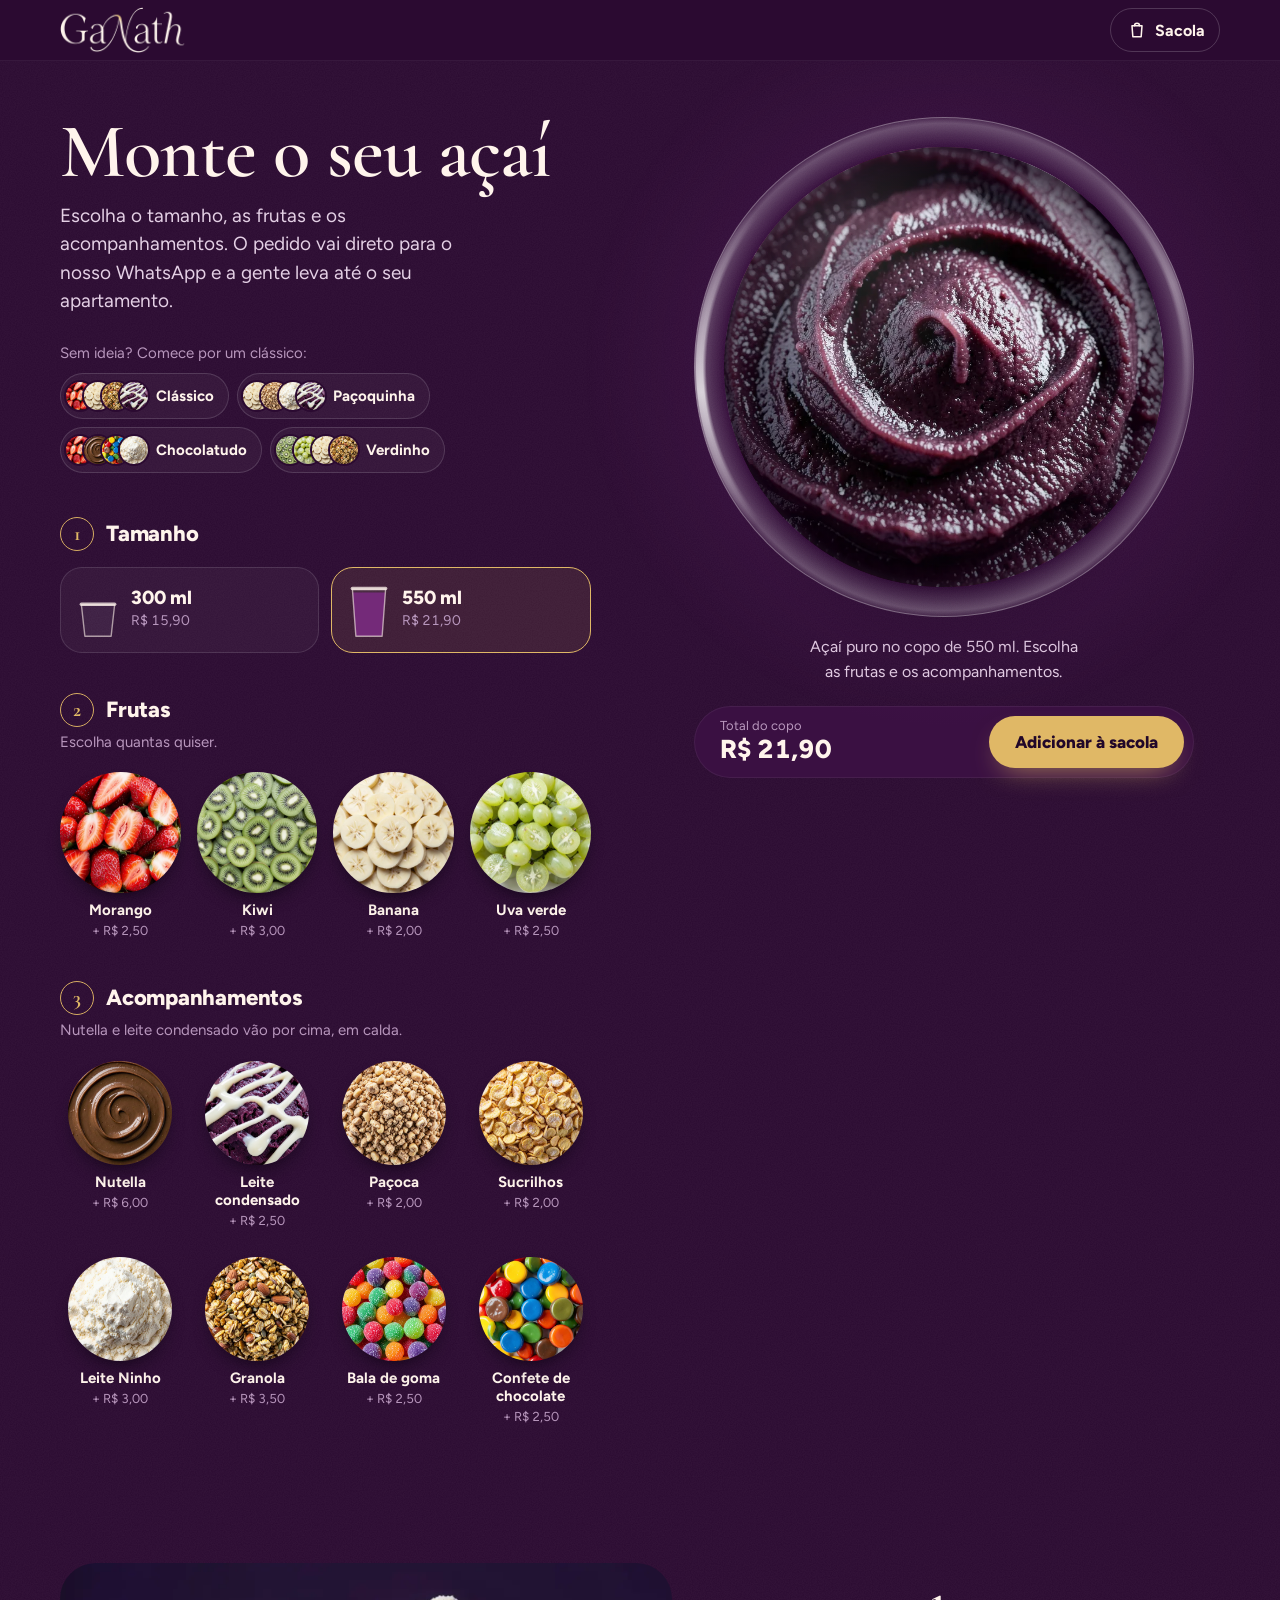
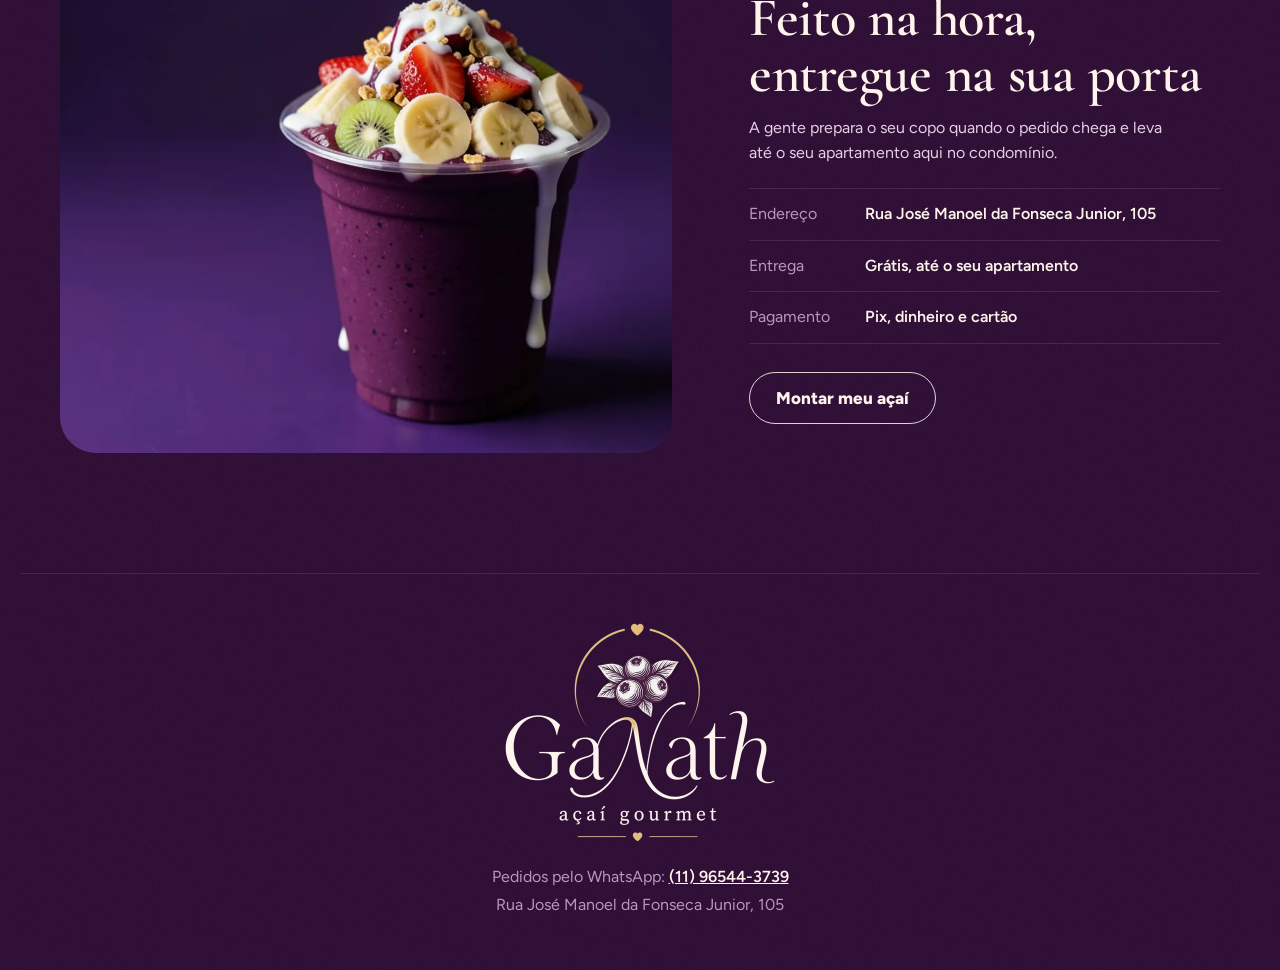
<file: index.html>
<!doctype html>
<html lang="pt-BR">
<head>
  <meta charset="utf-8">
  <meta name="viewport" content="width=device-width, initial-scale=1, viewport-fit=cover">
  <title>Ganath Açaí | Monte o seu açaí</title>
  <meta name="description" content="Monte seu copo de açaí com frutas e acompanhamentos e peça pelo WhatsApp. Entrega no seu apartamento.">
  <meta name="theme-color" content="#2b0a31">
  <!-- prévia do link (WhatsApp, Instagram, Facebook) -->
  <meta property="og:type" content="website">
  <meta property="og:locale" content="pt_BR">
  <meta property="og:site_name" content="Ganath Açaí">
  <meta property="og:url" content="https://ganath.vercel.app/">
  <meta property="og:title" content="Ganath Açaí | Monte o seu açaí">
  <meta property="og:description" content="Monte seu copo com as frutas e os acompanhamentos que quiser. A gente leva até o seu apartamento.">
  <meta property="og:image" content="https://ganath.vercel.app/img/compartilhar.jpg">
  <meta property="og:image:secure_url" content="https://ganath.vercel.app/img/compartilhar.jpg">
  <meta property="og:image:type" content="image/jpeg">
  <meta property="og:image:width" content="1200">
  <meta property="og:image:height" content="630">
  <meta property="og:image:alt" content="Logo Ganath açaí gourmet ao lado de um copo de açaí com frutas e leite condensado">
  <meta name="twitter:card" content="summary_large_image">
  <link rel="icon" href="img/icone-64.png" type="image/png">
  <link rel="apple-touch-icon" href="img/icone-180.png">
  <!-- "aplicativo" na tela inicial do celular -->
  <link rel="manifest" href="manifest.webmanifest">
  <meta name="mobile-web-app-capable" content="yes">
  <meta name="apple-mobile-web-app-capable" content="yes">
  <meta name="apple-mobile-web-app-title" content="Ganath">
  <meta name="apple-mobile-web-app-status-bar-style" content="black-translucent">

  <link rel="preconnect" href="https://fonts.googleapis.com">
  <link rel="preconnect" href="https://fonts.gstatic.com" crossorigin>
  <link href="https://fonts.googleapis.com/css2?family=Cormorant+Garamond:wght@500;600;700&family=Figtree:wght@400;500;600;700;800&display=swap" rel="stylesheet">
  <link rel="preload" as="image" href="img/acai.webp">
  <link rel="stylesheet" href="css/style.css">
</head>
<body>
  <a class="pular" href="#montar">Pular para o montador</a>

  <header class="topo">
    <div class="topo-dentro">
      <a class="marca" href="#">
        <img src="img/logo-nome.webp" width="520" height="192" alt="Ganath Açaí">
      </a>
      <button class="btn-sacola" type="button" data-abrir-sacola aria-haspopup="dialog">
        <svg viewBox="0 0 24 24" aria-hidden="true"><path d="M6 7h12l-1 13H7L6 7Z"/><path d="M9 7a3 3 0 0 1 6 0"/></svg>
        <span>Sacola</span>
        <span class="contador" data-contador hidden>0</span>
      </button>
    </div>
  </header>

  <main>
    <section class="montador" id="montar" aria-labelledby="titulo">
      <div class="intro">
        <p class="status" data-status hidden><span class="status-ponto" aria-hidden="true"></span><span data-status-texto></span></p>
        <div class="repetir" data-repetir hidden>
          <div class="repetir-copo" data-repetir-copo aria-hidden="true"></div>
          <div class="repetir-texto">
            <strong>Pedir de novo?</strong>
            <span data-repetir-resumo></span>
          </div>
          <button class="btn-repetir" type="button" data-repetir-botao>Repetir</button>
        </div>
        <h1 id="titulo">Monte o seu açaí</h1>
        <p class="lead">Escolha o tamanho, as frutas e os acompanhamentos. O pedido vai direto para o nosso WhatsApp e a gente leva até o seu apartamento.</p>
      </div>

      <div class="classicos classicos-topo">
        <p class="classicos-titulo">Sem ideia? Comece por um clássico:</p>
        <div class="classicos-lista" data-classicos></div>
      </div>

      <aside class="painel" aria-label="Seu copo">
        <div class="palco">
          <div class="painel-copo" data-copo-principal></div>
        </div>
        <p class="painel-resumo" data-resumo aria-live="polite"></p>
        <div class="painel-acao">
          <div class="painel-total">
            <span>Total do copo</span>
            <strong data-total-copo>R$ 0,00</strong>
          </div>
          <button class="btn btn-primario" type="button" data-adicionar>Adicionar à sacola</button>
        </div>
      </aside>

      <form class="etapas" data-montador onsubmit="return false">
        <!-- abas: só aparecem no celular -->
        <div class="abas" data-abas>
          <button type="button" class="aba" data-aba="0" aria-current="step">Tamanho</button>
          <button type="button" class="aba" data-aba="1">Frutas <span class="aba-qtd" data-qtd-grupo="frutas" hidden></span></button>
          <button type="button" class="aba" data-aba="2">Acompanhamentos <span class="aba-qtd" data-qtd-grupo="acompanhamentos" hidden></span></button>
          <span class="aba-marcador" aria-hidden="true"></span>
        </div>

        <div class="paineis" data-paineis>
          <fieldset class="etapa" data-etapa="0">
            <legend><span class="etapa-num" aria-hidden="true">1</span>Tamanho</legend>
            <div class="tamanhos" data-tamanhos></div>
            <div class="classicos classicos-painel">
              <p class="classicos-titulo">Ou comece por um clássico:</p>
              <div class="classicos-lista" data-classicos></div>
            </div>
            <button type="button" class="btn-proximo" data-ir-aba="1">Próximo: frutas</button>
          </fieldset>

          <fieldset class="etapa" data-etapa="1">
            <legend><span class="etapa-num" aria-hidden="true">2</span>Frutas</legend>
            <p class="etapa-dica">Escolha quantas quiser.</p>
            <div class="ingredientes ingredientes-frutas" data-grupo="frutas"></div>
            <button type="button" class="btn-proximo" data-ir-aba="2">Próximo: acompanhamentos</button>
          </fieldset>

          <fieldset class="etapa" data-etapa="2">
            <legend><span class="etapa-num" aria-hidden="true">3</span>Acompanhamentos</legend>
            <p class="etapa-dica">Nutella e leite condensado vão por cima, em calda.</p>
            <div class="ingredientes" data-grupo="acompanhamentos"></div>
          </fieldset>
        </div>
      </form>
    </section>

    <section class="vitrine" aria-labelledby="titulo-vitrine">
      <img class="vitrine-foto" src="img/copo.webp" width="1600" height="914" loading="lazy"
           alt="Copo de açaí com morango, banana, kiwi e granola, com leite condensado escorrendo pela borda">
      <div class="vitrine-texto">
        <h2 id="titulo-vitrine">Feito na hora, entregue na sua porta</h2>
        <p class="vitrine-lead">A gente prepara o seu copo quando o pedido chega e leva até o seu apartamento aqui no condomínio.</p>
        <dl class="infos" data-infos></dl>
        <a class="btn btn-contorno" href="#montar">Montar meu açaí</a>
      </div>
    </section>
  </main>

  <footer class="rodape">
    <img class="rodape-logo" src="img/logo.webp" width="560" height="458" loading="lazy" alt="Ganath açaí gourmet">
    <div class="rodape-info">
      <p>Pedidos pelo WhatsApp: <a data-link-whats href="#"></a></p>
      <p data-rodape-endereco></p>
    </div>
  </footer>

  <!-- Barra fixa no celular -->
  <div class="barra" aria-label="Resumo do copo">
    <div class="barra-copo" data-copo-mini aria-hidden="true"></div>
    <div class="barra-total">
      <span>Total do copo</span>
      <strong data-total-copo>R$ 0,00</strong>
    </div>
    <button class="btn btn-primario" type="button" data-adicionar>Adicionar à sacola</button>
  </div>

  <!-- Sacola -->
  <dialog class="sacola" data-sacola aria-labelledby="titulo-sacola">
    <div class="sacola-topo">
      <h2 id="titulo-sacola">Sua sacola</h2>
      <button class="btn-fechar" type="button" data-fechar-sacola aria-label="Fechar sacola">
        <svg viewBox="0 0 24 24" aria-hidden="true"><path d="M6 6l12 12M18 6 6 18"/></svg>
      </button>
    </div>

    <div class="sacola-corpo">
      <div class="sacola-vazia" data-sacola-vazia>
        <p>Sua sacola está vazia. Monte um copo para começar.</p>
        <button class="btn btn-primario" type="button" data-montar-outro>Montar meu açaí</button>
      </div>

      <div data-sacola-cheia hidden>
        <ul class="pedido-lista" data-pedido-lista></ul>
        <button class="btn-texto" type="button" data-montar-outro>+ Montar outro copo</button>

        <form class="checkout" id="checkout" data-checkout novalidate>
          <h3>Para quem é?</h3>

          <label class="campo">
            <span>Seu nome</span>
            <input name="nome" autocomplete="name" required>
          </label>

          <div class="campos-lado">
            <label class="campo">
              <span>Torre</span>
              <input name="predio" required placeholder="Ex.: 2">
            </label>
            <label class="campo">
              <span>Apartamento</span>
              <input name="apto" required placeholder="Ex.: 34">
            </label>
          </div>

          <fieldset class="escolha" data-bloco-pagamento>
            <legend>Pagamento</legend>
            <div class="escolha-opcoes" data-pagamentos></div>
          </fieldset>

          <label class="campo" data-bloco-troco hidden>
            <span>Troco para quanto? <em>(opcional)</em></span>
            <input name="troco" inputmode="decimal" placeholder="Ex.: 50">
          </label>

          <label class="campo">
            <span>Observações <em>(opcional)</em></span>
            <textarea name="obs" rows="2" placeholder="Ex.: açaí bem batido, sem colher"></textarea>
          </label>

          <div class="campo campo-cupom" data-bloco-cupom hidden>
            <label for="cupom">Cupom de desconto <em>(opcional)</em></label>
            <div class="cupom-linha">
              <input id="cupom" name="cupom" autocomplete="off" autocapitalize="characters" spellcheck="false" maxlength="20" enterkeyhint="done" placeholder="Ex.: BEMVINDO">
              <button type="button" class="btn-cupom" data-aplicar-cupom>Aplicar</button>
            </div>
            <p class="cupom-status" data-cupom-status role="status"></p>
          </div>

          <p class="aviso-fechado" data-aviso-fechado hidden></p>
          <p class="checkout-erro" data-erro role="alert"></p>
        </form>
      </div>

      <div class="enviado" data-enviado hidden>
        <h3>Pedido aberto no WhatsApp</h3>
        <p>Confira a mensagem e toque em enviar por lá. A gente confirma o pedido e o tempo de preparo na conversa.</p>
        <p class="enviado-dica">Se o WhatsApp não abriu, <a data-link-pedido href="#" target="_blank" rel="noopener">toque aqui</a>.</p>
        <button class="btn btn-primario" type="button" data-montar-outro>Montar outro açaí</button>
      </div>
    </div>

    <div class="sacola-rodape" data-sacola-rodape hidden>
      <dl class="totais">
        <div data-linha-subtotal><dt>Subtotal</dt><dd data-subtotal></dd></div>
        <div data-linha-entrega><dt>Entrega</dt><dd data-entrega></dd></div>
        <div class="totais-desconto" data-linha-desconto hidden><dt data-desconto-rotulo>Desconto</dt><dd data-desconto></dd></div>
        <div class="totais-final"><dt>Total</dt><dd data-total-pedido></dd></div>
      </dl>
      <button class="btn btn-whats" type="submit" form="checkout" data-enviar>
        <svg viewBox="0 0 24 24" aria-hidden="true"><path d="M17.47 14.38c-.3-.15-1.76-.87-2.03-.97-.27-.1-.47-.15-.67.15-.2.3-.77.97-.94 1.16-.17.2-.35.22-.64.08-.3-.15-1.26-.46-2.39-1.48-.88-.79-1.48-1.76-1.65-2.060-.17-.3-.02-.46.13-.6.13-.14.3-.35.45-.52.15-.18.2-.3.3-.5.1-.2.05-.37-.03-.52-.07-.15-.67-1.61-.91-2.2-.24-.58-.49-.5-.67-.51h-.57c-.2 0-.52.07-.79.37-.27.3-1.040 1.02-1.04 2.48s1.06 2.88 1.21 3.07c.15.2 2.1 3.2 5.08 4.49.71.31 1.26.49 1.7.63.71.22 1.36.19 1.87.12.57-.09 1.76-.72 2-1.41.25-.7.25-1.29.18-1.41-.08-.13-.27-.2-.57-.35m-5.42 7.4h-.01a9.87 9.87 0 0 1-5.03-1.38l-.36-.21-3.74.98 1-3.65-.24-.37a9.86 9.86 0 0 1-1.51-5.26c0-5.45 4.44-9.880 9.89-9.88a9.83 9.83 0 0 1 9.88 9.89c0 5.450-4.43 9.88-9.88 9.88M20.46 3.49A11.82 11.82 0 0 0 12.05 0C5.5 0 .16 5.34.16 11.89c0 2.1.55 4.14 1.59 5.95L.06 24l6.3-1.65a11.88 11.88 0 0 0 5.69 1.45h.01c6.55 0 11.89-5.34 11.89-11.89 0-3.18-1.24-6.17-3.49-8.42"/></svg>
        Enviar pedido pelo WhatsApp
      </button>
    </div>
  </dialog>

  <div class="aviso" data-aviso role="status" aria-live="polite" hidden>
    <span data-aviso-texto></span>
    <button type="button" class="btn-texto" data-abrir-sacola>Ver sacola</button>
  </div>

  <noscript><p class="sem-js">Ative o JavaScript para montar seu açaí.</p></noscript>

  <script src="js/config.js"></script>
  <script src="js/app.js"></script>
</body>
</html>
</file>
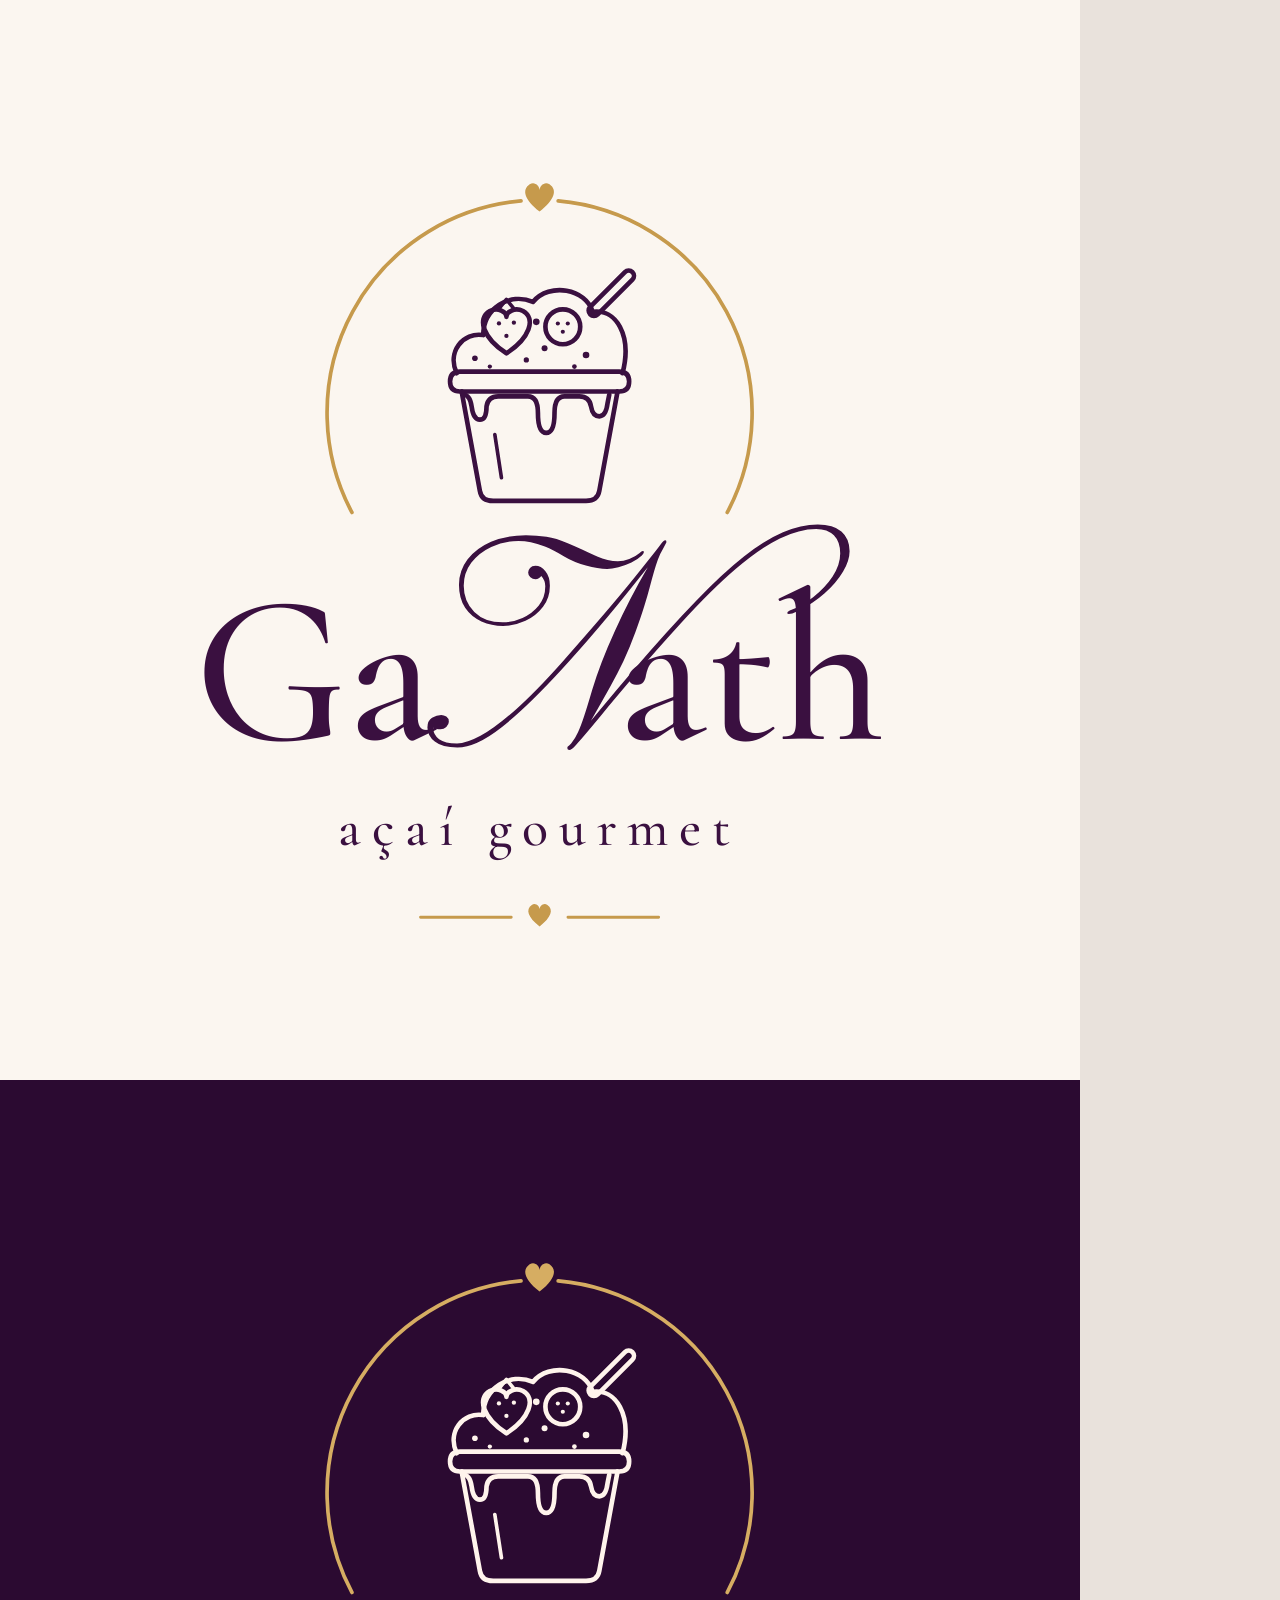
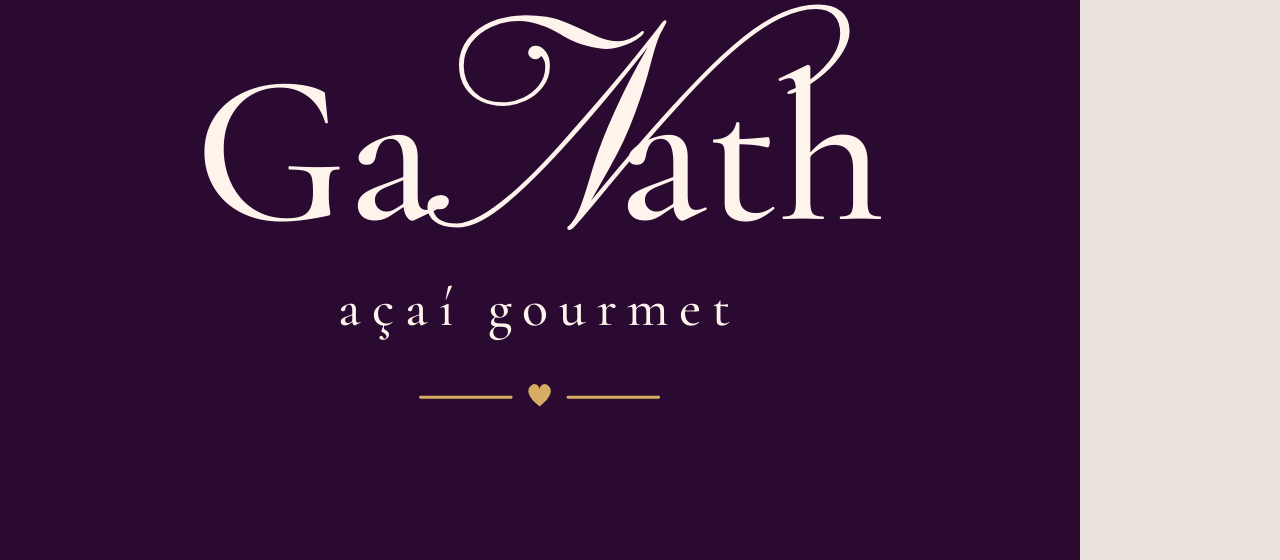
<file: logo/alternativa-claude/index.html>
<!doctype html>
<html lang="pt-BR">
<head>
  <meta charset="utf-8">
  <meta name="viewport" content="width=device-width, initial-scale=1">
  <title>Ganath Açaí | Logo</title>
  <link rel="preconnect" href="https://fonts.googleapis.com">
  <link rel="preconnect" href="https://fonts.gstatic.com" crossorigin>
  <link href="https://fonts.googleapis.com/css2?family=Cormorant+Garamond:wght@500;600&display=swap" rel="stylesheet">
  <link href="https://fonts.googleapis.com/css2?family=Pinyon+Script&text=N&display=swap" rel="stylesheet">
  <style>
    * { box-sizing: border-box; }
    body { margin: 0; background: #e9e2dc; }
    .folha { display: flex; flex-wrap: wrap; }
    .quadro { width: 1080px; height: 1080px; display: grid; place-items: center; }
    .claro { background: #fbf6f0; color: #3a1040; --ouro: #c69a4c; }
    .escuro { background: #2b0a31; color: #fff4ec; --ouro: #d6ad62; }
    .logo { width: 84%; height: auto; overflow: visible; }
    .logo-nome { fill: currentColor; font-family: "Cormorant Garamond", serif; font-weight: 500; }
    .logo-n { font-family: "Pinyon Script", cursive; font-weight: 400; }
    .logo-frase { fill: currentColor; font-family: "Cormorant Garamond", serif; font-weight: 500; letter-spacing: .2em; }
    .logo-ouro { stroke: var(--ouro); }
    .logo-ouro-cheio { fill: var(--ouro); }
  </style>
</head>
<body>
  <svg width="0" height="0" style="position:absolute" aria-hidden="true">
    <symbol id="copo-traco" viewBox="0 0 200 200">
      <g fill="none" stroke="currentColor" stroke-width="2.8" stroke-linecap="round" stroke-linejoin="round">
        <path d="M50 101 C44 88 54 76 66 78 C66 62 82 52 96 58 C106 46 128 50 132 64 C146 62 156 78 150 101"/>
        <path d="M46 106 Q46 100 52 100 H148 Q154 100 154 106 Q154 112 148 112 H52 Q46 112 46 106 Z"/>
        <path d="M53 112 L64 172 Q65 178 72 178 H128 Q135 178 136 172 L147 112"/>
        <path d="M54 114 Q58 114 59 121 Q60 129 64 129 Q68 129 68 121 Q69 115 75 115 H93 Q99 115 99 125 Q99 137 104 137 Q109 137 109 125 Q109 115 115 115 H124 Q130 115 131 121 Q132 127 136 127 Q140 127 141 119 L142 114"/>
        <path d="M73 138 L77 164" stroke-width="2.2"/>
        <path d="M80 89 C66 80 62 68 70 63.5 C75 61 80 64 80 67 C80 64 85 61 90 63.5 C98 68 94 80 80 89 Z"/>
        <path d="M76 61.5 L80 56.5 L84 61.5" stroke-width="2.2"/>
        <circle cx="114" cy="73" r="10.5"/>
        <rect x="-3.2" y="-24" width="6.4" height="36" rx="3.2" transform="translate(139 57) rotate(45)"/>
      </g>
      <g fill="currentColor">
        <circle cx="75.5" cy="71" r="1.3"/><circle cx="84.5" cy="70.5" r="1.3"/><circle cx="80" cy="78.5" r="1.3"/>
        <circle cx="111" cy="71" r="1.25"/><circle cx="117" cy="71" r="1.25"/><circle cx="114" cy="76" r="1.25"/>
        <circle cx="98" cy="70" r="2"/><circle cx="103" cy="86" r="1.8"/><circle cx="92" cy="93" r="1.6"/>
        <circle cx="128" cy="90" r="2"/><circle cx="61" cy="92" r="1.7"/><circle cx="121" cy="97" r="1.4"/><circle cx="70" cy="97" r="1.3"/>
      </g>
    </symbol>
    <symbol id="coracao" viewBox="-12 -12 24 24">
      <path d="M0 7 C-9 0 -11 -6 -6 -9.5 C-3 -11.5 0 -8.5 0 -6 C0 -8.5 3 -11.5 6 -9.5 C11 -6 9 0 0 7 Z"/>
    </symbol>
    <symbol id="logo-completo" viewBox="0 0 640 600">
      <path class="logo-ouro" d="M187.6 280.4 A150 150 0 0 1 306.9 60.6 M333.1 60.6 A150 150 0 0 1 452.4 280.4" fill="none" stroke-width="2.6" stroke-linecap="round"/>
      <use href="#coracao" class="logo-ouro-cheio" x="306" y="46" width="28" height="28"/>
      <use href="#copo-traco" x="203" y="64" width="234" height="234"/>
      <text class="logo-nome" x="320" y="440" text-anchor="middle" font-size="150">Ga<tspan class="logo-n" font-size="215" dx="-6" dy="6">N</tspan><tspan dx="-22" dy="-6">ath</tspan></text>
      <text class="logo-frase" x="320" y="515" text-anchor="middle" font-size="38">açaí gourmet</text>
      <path class="logo-ouro" d="M236 566 H300 M340 566 H404" stroke-width="2" stroke-linecap="round"/>
      <use href="#coracao" class="logo-ouro-cheio" x="309" y="555" width="22" height="22"/>
    </symbol>
  </svg>

  <div class="folha">
    <div class="quadro claro"><svg class="logo" viewBox="0 0 640 600" role="img" aria-label="Ganath açaí gourmet"><use href="#logo-completo"/></svg></div>
    <div class="quadro escuro"><svg class="logo" viewBox="0 0 640 600" role="img" aria-label="Ganath açaí gourmet"><use href="#logo-completo"/></svg></div>
  </div>
</body>
</html>
</file>
<file: css/style.css>
/* ============================================================
   Ganath Açaí
   ============================================================ */

@property --revela {
  syntax: "<percentage>";
  inherits: false;
  initial-value: 0%;
}

:root {
  /* Açaí */
  --acai-950: #17041c;
  --acai-900: #210729;
  --acai-800: #2b0a31; /* fundo */
  --acai-700: #3a1042;
  --acai-600: #4e1a57;
  /* Leite (texto) */
  --ninho: #fff4ec;
  --ninho-2: #e4d0e5;
  --ninho-3: #b897bd;
  /* Dourado da marca */
  --ouro: #e0b866;
  --ouro-claro: #ecc985;
  --ouro-linha: #d6ad62;
  --morango: #ff4d6d;
  --whats: #25d366;
  --whats-texto: #052a12;

  --fonte-titulo: "Cormorant Garamond", Georgia, "Times New Roman", serif;
  --fonte: "Figtree", system-ui, -apple-system, "Segoe UI", Roboto, sans-serif;

  --largura: 1240px;
  --margem: clamp(16px, 4vw, 40px);
  --topo-altura: 60px;
  --barra-altura: 72px;
  --mola: cubic-bezier(0.34, 1.4, 0.5, 1);
  --suave: cubic-bezier(0.2, 0.8, 0.2, 1);
  --linha: rgb(255 255 255 / 0.1);
}

*,
*::before,
*::after {
  box-sizing: border-box;
}

[hidden] {
  display: none !important;
}

.oculto {
  position: absolute;
  width: 0;
  height: 0;
  overflow: hidden;
}

.sr-only {
  position: absolute !important;
  width: 1px;
  height: 1px;
  margin: -1px;
  padding: 0;
  overflow: hidden;
  clip-path: inset(50%);
  white-space: nowrap;
  border: 0;
}

html {
  -webkit-text-size-adjust: 100%;
  scroll-behavior: smooth;
  scroll-padding-top: calc(var(--topo-altura) + 8px);
}

body {
  margin: 0;
  min-height: 100vh;
  background:
    url("data:image/svg+xml,%3Csvg xmlns='http://www.w3.org/2000/svg' width='180' height='180'%3E%3Cfilter id='n'%3E%3CfeTurbulence type='fractalNoise' baseFrequency='.85' numOctaves='2' stitchTiles='stitch'/%3E%3CfeColorMatrix values='0 0 0 0 1 0 0 0 0 1 0 0 0 0 1 0 0 0 .045 0'/%3E%3C/filter%3E%3Crect width='100%25' height='100%25' filter='url(%23n)'/%3E%3C/svg%3E"),
    var(--acai-800);
  color: var(--ninho);
  font-family: var(--fonte);
  font-size: 1rem;
  line-height: 1.55;
  -webkit-font-smoothing: antialiased;
  overflow-x: hidden;
  padding-bottom: calc(var(--barra-altura) + env(safe-area-inset-bottom));
}

img,
svg {
  display: block;
  max-width: 100%;
}

a {
  color: inherit;
}

:focus-visible {
  outline: 3px solid var(--ninho);
  outline-offset: 3px;
}

.sr-input {
  position: absolute;
  top: 0;
  left: 0;
  width: 1px;
  height: 1px;
  margin: 0;
  opacity: 0;
  pointer-events: none;
}

.pular {
  position: absolute;
  left: 12px;
  top: -100px;
  z-index: 100;
  padding: 10px 16px;
  border-radius: 12px;
  background: var(--ouro);
  color: var(--acai-900);
  font-weight: 700;
}
.pular:focus {
  top: 12px;
}

/* ---------- Botões ---------- */

.btn {
  display: inline-flex;
  align-items: center;
  justify-content: center;
  gap: 10px;
  min-height: 52px;
  padding: 0 26px;
  border: 0;
  border-radius: 999px;
  font: 800 1.0625rem/1 var(--fonte);
  text-decoration: none;
  cursor: pointer;
  transition:
    transform 0.15s var(--suave),
    background-color 0.2s,
    box-shadow 0.2s;
  -webkit-tap-highlight-color: transparent;
}
.btn:active {
  transform: scale(0.97);
}

.btn-primario {
  background: var(--ouro);
  color: var(--acai-900);
  box-shadow: 0 12px 28px -12px rgb(224 184 102 / 0.7);
}
.btn-primario:hover {
  background: var(--ouro-claro);
}

.btn-contorno {
  border: 1.5px solid rgb(255 244 236 / 0.85);
  color: var(--ninho);
  background: transparent;
}
.btn-contorno:hover {
  background: rgb(255 244 236 / 0.08);
}

.btn-whats {
  width: 100%;
  background: var(--whats);
  color: var(--whats-texto);
  box-shadow: 0 12px 28px -12px rgb(37 211 102 / 0.6);
}
.btn-whats:hover {
  background: #3ee07d;
}
.btn-whats svg {
  width: 22px;
  height: 22px;
  fill: currentColor;
}

.btn-texto {
  min-height: 44px;
  padding: 8px 0;
  border: 0;
  background: none;
  color: var(--ouro);
  font: 700 1rem var(--fonte);
  text-decoration: underline;
  text-decoration-thickness: 1.5px;
  text-underline-offset: 4px;
  cursor: pointer;
}

/* ---------- Topo ---------- */

.topo {
  position: sticky;
  top: 0;
  z-index: 30;
  background: var(--acai-800); /* sólido, sem vidro fosco: o desfoque de fundo travava a animação no celular */
  border-bottom: 1px solid rgb(255 255 255 / 0.06);
}

.topo-dentro {
  max-width: var(--largura);
  height: var(--topo-altura);
  margin: 0 auto;
  padding: 0 var(--margem);
  display: flex;
  align-items: center;
  justify-content: space-between;
  gap: 16px;
}

.marca {
  display: block;
  flex: none;
  border-radius: 8px;
}
.marca img {
  width: auto;
  height: 40px;
}

.btn-sacola {
  display: inline-flex;
  align-items: center;
  gap: 8px;
  min-height: 44px;
  padding: 0 14px 0 16px;
  border: 1.5px solid rgb(255 255 255 / 0.18);
  border-radius: 999px;
  background: transparent;
  color: var(--ninho);
  font: 700 1rem var(--fonte);
  cursor: pointer;
  transition: border-color 0.2s;
}
.btn-sacola:hover {
  border-color: var(--ninho);
}
.btn-sacola svg {
  width: 20px;
  height: 20px;
  fill: none;
  stroke: currentColor;
  stroke-width: 1.8;
  stroke-linejoin: round;
  stroke-linecap: round;
}

.contador {
  display: inline-grid;
  place-items: center;
  min-width: 24px;
  height: 24px;
  padding: 0 7px;
  border-radius: 999px;
  background: var(--morango);
  color: #fff;
  font-size: 0.8125rem;
  font-weight: 800;
  font-variant-numeric: tabular-nums;
}
.contador.pulo {
  animation: pulo 0.5s var(--mola);
}
@keyframes pulo {
  40% {
    transform: scale(1.45);
  }
}

/* ============================================================
   Montador (celular primeiro)
   ============================================================ */

.montador {
  max-width: var(--largura);
  margin: 0 auto;
  padding: 18px var(--margem) 40px;
  display: grid;
  grid-template-columns: minmax(0, 1fr);
  grid-template-areas:
    "intro"
    "painel"
    "etapas";
  gap: 12px;
  overflow-x: clip; /* o brilho atrás do copo não pode criar rolagem lateral */
}
.intro {
  grid-area: intro;
}
.painel {
  grid-area: painel;
}
.etapas {
  grid-area: etapas;
  min-width: 0;
}

h1 {
  margin: 0 0 6px;
  font-family: var(--fonte-titulo);
  font-weight: 600;
  font-size: clamp(2.6rem, 11.6vw, 3.4rem);
  line-height: 1;
  letter-spacing: -0.01em;
  color: var(--ninho);
  text-wrap: balance;
}

.lead {
  margin: 0;
  max-width: 40ch;
  color: var(--ninho-2);
  font-size: 0.9375rem;
  line-height: 1.5;
}

/* Aberto / fechado */
.status {
  display: inline-flex;
  align-items: center;
  gap: 8px;
  margin: 0 0 10px;
  color: var(--ninho-2);
  font-size: 0.875rem;
  font-weight: 600;
}
.status-ponto {
  width: 9px;
  height: 9px;
  border-radius: 50%;
  background: #9c86a2;
}
.status.aberto .status-ponto {
  background: #5fe08a;
  box-shadow: 0 0 0 4px rgb(95 224 138 / 0.18);
}

/* Pedir de novo */
.repetir {
  display: flex;
  align-items: center;
  gap: 12px;
  margin: 0 0 16px;
  padding: 8px 8px 8px 10px;
  border: 1px solid rgb(224 184 102 / 0.35);
  border-radius: 22px;
  background: rgb(224 184 102 / 0.07);
}
.repetir-copo {
  flex: none;
  width: 46px;
}
.repetir-texto {
  flex: 1;
  min-width: 0;
  line-height: 1.3;
}
.repetir-texto strong {
  display: block;
  font-size: 0.9375rem;
}
.repetir-texto span {
  display: -webkit-box;
  overflow: hidden;
  color: var(--ninho-2);
  font-size: 0.8125rem;
  -webkit-line-clamp: 2;
  -webkit-box-orient: vertical;
}
.btn-repetir {
  flex: none;
  min-height: 42px;
  padding: 0 18px;
  border: 0;
  border-radius: 999px;
  background: var(--ouro);
  color: var(--acai-900);
  font: 800 0.875rem var(--fonte);
  cursor: pointer;
  -webkit-tap-highlight-color: transparent;
}
.btn-repetir:active {
  transform: scale(0.96);
}

/* Clássicos */
.classicos {
  min-width: 0;
}
.classicos-topo {
  display: none;
}
.classicos-titulo {
  margin: 0 0 8px;
  color: var(--ninho-3);
  font-size: 0.875rem;
}
.classicos-lista {
  display: flex;
  flex-wrap: wrap;
  gap: 8px;
}
.classico {
  display: inline-flex;
  align-items: center;
  gap: 8px;
  min-height: 44px;
  padding: 5px 14px 5px 5px;
  border: 1.5px solid rgb(255 255 255 / 0.14);
  border-radius: 999px;
  background: rgb(255 255 255 / 0.04);
  color: var(--ninho);
  font: 700 0.875rem var(--fonte);
  cursor: pointer;
  transition:
    border-color 0.2s,
    background-color 0.2s;
  -webkit-tap-highlight-color: transparent;
}
.classico:hover {
  border-color: var(--ouro);
  background: rgb(224 184 102 / 0.08);
}
/* clássico com item esgotado (marcado no painel) */
.classico:disabled,
.classico:disabled:hover {
  border-color: rgb(255 255 255 / 0.08);
  background: none;
  color: var(--ninho-3);
  cursor: not-allowed;
}
.classico:disabled .classico-fotos {
  filter: grayscale(1);
  opacity: 0.45;
}
.classico:disabled::after {
  content: "esgotado";
  color: var(--morango);
  font-size: 0.6875rem;
  font-weight: 800;
  letter-spacing: 0.06em;
  text-transform: uppercase;
}
.classico-fotos {
  display: flex;
}
.classico-fotos span {
  width: 26px;
  height: 26px;
  border-radius: 50%;
  background: center / cover no-repeat;
  box-shadow: 0 0 0 2px var(--acai-800);
}
.classico-fotos span + span {
  margin-left: -10px;
}

/* Painel com o copo */
.palco {
  position: relative;
  /* no celular o copo + abas + opções cabem juntos na tela */
  width: clamp(190px, calc(100svh - 520px), min(84vw, 340px));
  margin: 0 auto;
}
.painel-copo {
  position: relative;
  width: 100%;
}
.painel-copo::before {
  content: "";
  position: absolute;
  inset: -9%;
  border-radius: 50%;
  background: radial-gradient(closest-side, rgb(132 46 140 / 0.55), rgb(132 46 140 / 0.12) 60%, transparent);
  pointer-events: none;
}

/* no celular o resumo em texto fica só para leitores de tela */
.painel-resumo {
  position: absolute;
  width: 1px;
  height: 1px;
  overflow: hidden;
  clip-path: inset(50%);
  white-space: nowrap;
}

.painel-acao {
  display: none;
}
.painel-total span,
.barra-total span {
  display: block;
  color: var(--ninho-3);
  font-size: 0.8125rem;
  line-height: 1.2;
}
.painel-total strong,
.barra-total strong {
  font-weight: 800;
  font-variant-numeric: tabular-nums;
  line-height: 1.2;
}
.painel-total strong {
  font-size: 1.625rem;
}

/* Abas (celular) */
.abas {
  position: relative;
  display: flex;
  gap: 2px;
  margin-bottom: 12px;
  padding: 4px;
  border-radius: 999px;
  background: rgb(255 255 255 / 0.06);
  box-shadow: inset 0 0 0 1px rgb(255 255 255 / 0.06);
}
.aba {
  position: relative;
  z-index: 1;
  flex: auto;
  display: inline-flex;
  align-items: center;
  justify-content: center;
  gap: 6px;
  min-height: 40px;
  padding: 0 10px;
  border: 0;
  border-radius: 999px;
  background: none;
  color: var(--ninho-2);
  font: 700 clamp(0.8125rem, 3.6vw, 0.9375rem) var(--fonte);
  white-space: nowrap;
  cursor: pointer;
  transition: color 0.25s;
  -webkit-tap-highlight-color: transparent;
}
.aba[aria-current="step"] {
  color: var(--acai-900);
}
.aba-marcador {
  position: absolute;
  top: 4px;
  bottom: 4px;
  left: 0;
  width: var(--w, 0);
  border-radius: 999px;
  background: var(--ninho);
  transform: translateX(var(--x, 0));
  transition:
    transform 0.45s var(--mola),
    width 0.45s var(--mola);
}
.aba-qtd {
  display: inline-grid;
  place-items: center;
  min-width: 19px;
  height: 19px;
  padding: 0 5px;
  border-radius: 999px;
  background: var(--ouro);
  color: var(--acai-900);
  font-size: 0.6875rem;
  font-weight: 800;
}

/* Painéis que deslizam para o lado (celular) */
.paineis {
  display: flex;
  margin: 0 calc(var(--margem) * -1);
  overflow-x: auto;
  overscroll-behavior-x: contain;
  scroll-snap-type: x mandatory;
  scrollbar-width: none;
}
.paineis::-webkit-scrollbar {
  display: none;
}

.etapa {
  position: relative;
  flex: 0 0 100%;
  min-width: 0;
  margin: 0;
  padding: 2px var(--margem) 6px;
  border: 0;
  scroll-snap-align: center;
  scroll-snap-stop: always;
}
.etapa legend {
  position: absolute;
  width: 1px;
  height: 1px;
  overflow: hidden;
  clip-path: inset(50%);
  white-space: nowrap;
}
.etapa-num {
  display: grid;
  place-items: center;
  width: 34px;
  height: 34px;
  border-radius: 50%;
  border: 1.5px solid var(--ouro-linha);
  color: var(--ouro);
  font-family: var(--fonte-titulo);
  font-size: 1.25rem;
  font-weight: 700;
  line-height: 1;
}
.etapa-dica {
  margin: 0 0 12px;
  color: var(--ninho-3);
  font-size: 0.875rem;
}

.btn-proximo {
  display: flex;
  margin: 14px 0 0 auto;
  min-height: 40px;
  padding: 0 16px;
  align-items: center;
  border: 1.5px solid rgb(255 255 255 / 0.2);
  border-radius: 999px;
  background: none;
  color: var(--ninho);
  font: 700 0.875rem var(--fonte);
  cursor: pointer;
}

.classicos-painel {
  margin-top: 18px;
}

/* Tamanhos */
.tamanhos {
  display: grid;
  grid-template-columns: 1fr 1fr;
  gap: 10px;
}
.tamanho {
  position: relative;
  display: grid;
  grid-template-columns: auto 1fr;
  grid-template-rows: 1fr 1fr;
  column-gap: 12px;
  align-items: center;
  padding: 12px 14px;
  border: 1.5px solid rgb(255 255 255 / 0.12);
  border-radius: 20px;
  background: rgb(255 255 255 / 0.04);
  cursor: pointer;
  transition:
    border-color 0.2s,
    background-color 0.2s;
  -webkit-tap-highlight-color: transparent;
}
.tamanho:hover {
  border-color: rgb(255 255 255 / 0.3);
}
.tamanho:has(input:checked) {
  border-color: var(--ouro);
  background: rgb(224 184 102 / 0.1);
}
.tamanho:has(input:focus-visible) {
  outline: 3px solid var(--ninho);
  outline-offset: 3px;
}
.tamanho svg {
  grid-row: span 2;
  width: 36px;
  height: 48px;
  overflow: visible;
}
.tamanho-nome {
  align-self: end;
  font-size: 1.125rem;
  font-weight: 800;
  line-height: 1.2;
}
.tamanho-preco {
  align-self: start;
  color: var(--ninho-3);
  font-size: 0.875rem;
  font-variant-numeric: tabular-nums;
}
.tamanho-acai {
  fill: #6c1f72;
  transform-box: fill-box;
  transform-origin: 50% 100%;
  transform: scaleY(0);
  transition: transform 0.7s var(--mola);
}
.tamanho input:checked ~ svg .tamanho-acai {
  transform: scaleY(1);
}
.tamanho-contorno {
  fill: rgb(255 255 255 / 0.05);
  stroke: rgb(255 244 236 / 0.6);
  stroke-width: 1.6;
  stroke-linejoin: round;
}
.tamanho-tampa {
  fill: rgb(255 244 236 / 0.75);
}

/* Ingredientes */
.ingredientes {
  display: grid;
  grid-template-columns: repeat(4, minmax(0, 1fr));
  gap: 14px 8px;
}
.ingrediente {
  position: relative;
  display: flex;
  flex-direction: column;
  align-items: center;
  gap: 2px;
  text-align: center;
  cursor: pointer;
  -webkit-tap-highlight-color: transparent;
  user-select: none;
}
.ingrediente-foto {
  position: relative;
  width: 100%;
  max-width: 64px;
  aspect-ratio: 1;
  margin-bottom: 6px;
  border-radius: 50%;
  background: center / cover no-repeat;
  box-shadow:
    0 0 0 0 var(--acai-800),
    0 0 0 0 var(--ouro),
    0 10px 20px -10px rgb(8 0 12 / 0.9);
  transition:
    transform 0.4s var(--mola),
    box-shadow 0.25s var(--suave);
}
.ingredientes-frutas .ingrediente-foto {
  max-width: 78px;
}
.ingrediente:active .ingrediente-foto {
  transform: scale(0.92);
}
.ingrediente input:checked + .ingrediente-foto {
  transform: scale(1.04);
  box-shadow:
    0 0 0 3px var(--acai-800),
    0 0 0 5.5px var(--ouro),
    0 14px 24px -10px rgb(8 0 12 / 0.95);
}
.ingrediente-foto::after {
  content: "";
  position: absolute;
  top: -3px;
  right: -3px;
  width: 34%;
  aspect-ratio: 1;
  border-radius: 50%;
  background: var(--ouro)
    url("data:image/svg+xml,%3Csvg xmlns='http://www.w3.org/2000/svg' viewBox='0 0 24 24' fill='none' stroke='%23210729' stroke-width='3.4' stroke-linecap='round' stroke-linejoin='round'%3E%3Cpath d='M5 12.5l4.5 4.5L19 7.5'/%3E%3C/svg%3E")
    center / 62% no-repeat;
  box-shadow: 0 0 0 2.5px var(--acai-800);
  transform: scale(0);
  transition: transform 0.35s var(--mola);
}
.ingrediente input:checked + .ingrediente-foto::after {
  transform: scale(1);
}
.ingrediente input:focus-visible + .ingrediente-foto {
  outline: 3px solid var(--ninho);
  outline-offset: 7px;
}
.ingrediente-nome {
  font-weight: 700;
  font-size: 0.8125rem;
  line-height: 1.2;
  text-wrap: balance;
}
.ingrediente-preco {
  color: var(--ninho-3);
  font-size: 0.75rem;
  font-variant-numeric: tabular-nums;
}
/* esgotado (marcado no painel): cinza e sem escolher */
.ingrediente.esgotado {
  cursor: not-allowed;
}
.ingrediente.esgotado .ingrediente-foto,
.ingrediente.esgotado:hover .ingrediente-foto,
.ingrediente.esgotado:active .ingrediente-foto {
  filter: grayscale(1);
  opacity: 0.4;
  transform: none;
}
.ingrediente.esgotado .ingrediente-nome {
  color: var(--ninho-3);
}
.ingrediente.esgotado .ingrediente-preco {
  color: var(--morango);
  font-weight: 800;
  letter-spacing: 0.06em;
  text-transform: uppercase;
}

/* ---------- O copo (visto de cima) ---------- */

.copo {
  --escala: 1;
  position: relative;
  width: 100%;
  aspect-ratio: 1;
}
.copo-sombra {
  position: absolute;
  inset: 8% 6% -4%;
  border-radius: 50%;
  background: radial-gradient(closest-side, rgb(8 0 12 / 0.75), rgb(8 0 12 / 0.4) 45%, rgb(8 0 12 / 0.12) 75%, transparent);
  transform: translateY(6%) scale(var(--escala));
  transition: transform 0.7s var(--mola);
}
.copo-corpo {
  position: absolute;
  inset: 0;
  transform: scale(var(--escala));
  transition: transform 0.7s var(--mola);
}
.copo-chegada .copo-corpo {
  animation: chegar 1.2s var(--mola) 0.1s backwards;
}
.copo-chegada .copo-sombra {
  animation: sombra-chegar 1.2s var(--suave) 0.1s backwards;
}
@keyframes chegar {
  from {
    opacity: 0;
    transform: scale(calc(var(--escala) * 0.55)) rotate(-150deg);
  }
}
@keyframes sombra-chegar {
  from {
    opacity: 0;
  }
}
.copo-pulo .copo-corpo {
  animation: copo-pulo 0.45s var(--mola);
}
@keyframes copo-pulo {
  35% {
    transform: scale(calc(var(--escala) * 1.035));
  }
}

/* borda de plástico do copo */
.copo-borda {
  position: absolute;
  inset: 0;
  border-radius: 50%;
  background: radial-gradient(
    circle closest-side,
    rgb(255 255 255 / 0) 88%,
    rgb(255 255 255 / 0.12) 93%,
    rgb(255 255 255 / 0.26) 97.5%,
    rgb(255 255 255 / 0.08) 100%
  );
  box-shadow: inset 0 0 0 1px rgb(255 255 255 / 0.3);
}
.copo-borda::after {
  content: "";
  position: absolute;
  inset: 0;
  border-radius: 50%;
  background: conic-gradient(
    from 230deg,
    transparent 0deg,
    rgb(255 255 255 / 0.75) 34deg,
    transparent 80deg,
    transparent 170deg,
    rgb(255 255 255 / 0.3) 200deg,
    transparent 230deg
  );
  -webkit-mask: radial-gradient(closest-side, transparent 95%, #000 96.5%, #000 99%, transparent 100%);
  mask: radial-gradient(closest-side, transparent 95%, #000 96.5%, #000 99%, transparent 100%);
}

.copo-disco {
  position: absolute;
  inset: 6%;
  overflow: hidden;
  border-radius: 50%;
  isolation: isolate;
}
.copo-acai {
  position: absolute;
  inset: 0;
  background: #3a0c3f url("../img/acai.webp") center / cover no-repeat;
}
/* as fatias de cada fruta/acompanhamento são desenhadas neste canvas (veja criarCopo no app.js) */
.copo-fatias {
  position: absolute;
  inset: 0;
  display: block;
  width: 100%;
  height: 100%;
}

/* montinho de açaí no centro, por cima das fatias (mesma foto, alinhada com o fundo) */
.copo-centro {
  position: absolute;
  inset: 31%;
  border-radius: 50%;
  background: #3a0c3f url("../img/acai.webp") center / 263% no-repeat;
  opacity: 0;
  transition:
    opacity 0.35s var(--suave),
    box-shadow 0.35s var(--suave);
}
.copo.com-fatias .copo-centro {
  opacity: 1;
  box-shadow:
    0 0 0 1px rgb(20 0 24 / 0.35),
    0 3px 14px 4px rgb(14 0 18 / 0.6);
}

/* calda (foto) que vai sendo despejada por cima */
.calda {
  position: absolute;
  left: 50%;
  top: 50%;
  width: 80%;
  aspect-ratio: 872 / 469;
  translate: -50% -50%;
  rotate: var(--giro, 0deg);
  background: center / contain no-repeat; /* a sombra já vem pronta na imagem */
  pointer-events: none;
  --revela: 0%;
  -webkit-mask-image: linear-gradient(90deg, #000 calc(var(--revela) - 14%), transparent var(--revela));
  mask-image: linear-gradient(90deg, #000 calc(var(--revela) - 14%), transparent var(--revela));
  transition: --revela 1s cubic-bezier(0.45, 0, 0.3, 1);
}
.calda.ativa {
  --revela: 116%;
}

.copo-brilho {
  position: absolute;
  inset: 0;
  border-radius: 50%;
  pointer-events: none;
  background: radial-gradient(circle closest-side, transparent 70%, rgb(16 0 20 / 0.55) 100%);
  box-shadow:
    inset 0 10px 26px rgb(10 0 14 / 0.55),
    inset 0 -3px 8px rgb(255 255 255 / 0.06);
}
.copo-brilho::after {
  content: "";
  position: absolute;
  inset: 0;
  border-radius: 50%;
  background: radial-gradient(circle at 30% 22%, rgb(255 255 255 / 0.16), transparent 34%);
}

.copo-estatico *,
.copo-estatico *::after {
  transition: none !important;
  animation: none !important;
}

/* bolinha que voa até o copo */
.voo {
  position: fixed;
  z-index: 50;
  border-radius: 50%;
  background: center / cover no-repeat;
  box-shadow: 0 12px 24px rgb(8 0 12 / 0.5);
  pointer-events: none;
  will-change: transform, opacity;
}

/* ---------- Vitrine / informações ---------- */

.vitrine {
  max-width: var(--largura);
  margin: 0 auto;
  padding: 32px var(--margem) 64px;
  display: grid;
  gap: 28px;
}
.vitrine-foto {
  width: 100%;
  height: auto;
  aspect-ratio: 16 / 10;
  object-fit: cover;
  border-radius: 28px;
  background: var(--acai-700);
}

h2 {
  margin: 0 0 14px;
  font-family: var(--fonte-titulo);
  font-weight: 600;
  font-size: clamp(2.1rem, 1.5rem + 2.6vw, 3.4rem);
  line-height: 1.02;
  letter-spacing: -0.005em;
  text-wrap: balance;
}
.vitrine-lead {
  margin: 0 0 22px;
  max-width: 42ch;
  color: var(--ninho-2);
}

.infos {
  display: grid;
  margin: 0 0 28px;
}
.infos div {
  display: grid;
  grid-template-columns: 6.5rem minmax(0, 1fr);
  gap: 12px;
  padding: 13px 0;
  border-bottom: 1px solid var(--linha);
}
.infos div:first-child {
  border-top: 1px solid var(--linha);
}
.infos dt {
  color: var(--ninho-3);
}
.infos dd {
  margin: 0;
  font-weight: 600;
}

/* ---------- Rodapé ---------- */

.rodape {
  max-width: var(--largura);
  margin: 0 auto;
  padding: 44px var(--margem) 48px;
  border-top: 1px solid var(--linha);
  display: grid;
  justify-items: center;
  gap: 18px;
  text-align: center;
  color: var(--ninho-3);
}
.rodape-logo {
  width: 230px;
  height: auto;
}
.rodape-info p {
  margin: 0 0 4px;
}
.rodape a {
  color: var(--ninho);
  font-weight: 600;
}

/* ---------- Barra fixa (celular) ---------- */

.barra {
  position: fixed;
  left: 0;
  right: 0;
  bottom: 0;
  z-index: 25;
  display: flex;
  align-items: center;
  gap: 10px;
  min-height: var(--barra-altura);
  padding: 10px var(--margem) calc(10px + env(safe-area-inset-bottom));
  background: var(--acai-900); /* sólido, sem vidro fosco (mesmo motivo do topo) */
  border-top: 1px solid rgb(255 255 255 / 0.08);
}
.barra-copo {
  flex: none;
  width: 46px;
}
.barra-total {
  flex: 1;
  min-width: 0;
}
.barra-total strong {
  font-size: 1.25rem;
}
.barra .btn {
  min-height: 48px;
  padding: 0 18px;
  font-size: 0.9375rem;
}

/* ---------- Sacola ---------- */

.sacola {
  position: fixed;
  inset: auto 0 0 0;
  width: 100%;
  max-width: 100%;
  height: min(92dvh, 100%);
  max-height: none;
  margin: 0;
  padding: 0;
  border: 0;
  border-radius: 28px 28px 0 0;
  background: var(--acai-900);
  color: var(--ninho);
  box-shadow: 0 -20px 60px rgb(8 0 12 / 0.6);
}
.sacola[open] {
  display: flex;
  flex-direction: column;
  overscroll-behavior: contain;
  animation: sacola-sobe 0.42s var(--suave);
}
/* sacola aberta: a página de trás fica parada (o JS guarda e devolve a posição) */
html.fundo-travado {
  overflow: hidden;
  scroll-behavior: auto;
}
html.fundo-travado body {
  position: fixed;
  left: 0;
  right: 0;
  width: 100%;
  overflow: hidden;
}
.sacola::backdrop {
  background: rgb(10 0 14 / 0.62);
  -webkit-backdrop-filter: blur(4px);
  backdrop-filter: blur(4px);
}
@keyframes sacola-sobe {
  from {
    transform: translateY(100%);
  }
}

.sacola-topo {
  display: flex;
  align-items: center;
  justify-content: space-between;
  gap: 16px;
  padding: 16px 20px 12px;
  border-bottom: 1px solid var(--linha);
}
.sacola-topo h2 {
  margin: 0;
  font-size: 2rem;
}
.btn-fechar {
  display: grid;
  place-items: center;
  width: 44px;
  height: 44px;
  border: 0;
  border-radius: 50%;
  background: rgb(255 255 255 / 0.08);
  color: var(--ninho);
  cursor: pointer;
}
.btn-fechar:hover {
  background: rgb(255 255 255 / 0.14);
}
.btn-fechar svg {
  width: 20px;
  height: 20px;
  fill: none;
  stroke: currentColor;
  stroke-width: 2.2;
  stroke-linecap: round;
}

.sacola-corpo {
  flex: 1;
  overflow-y: auto;
  overscroll-behavior: contain;
  padding: 4px 20px 28px;
}
.sacola-vazia {
  padding: 40px 0;
  text-align: center;
  color: var(--ninho-2);
}
.sacola-vazia p {
  margin: 0 auto 20px;
  max-width: 28ch;
}

.pedido-lista {
  margin: 0;
  padding: 0;
  list-style: none;
}
.pedido-item {
  display: grid;
  grid-template-columns: 64px minmax(0, 1fr) auto;
  gap: 14px;
  align-items: start;
  padding: 16px 0;
  border-bottom: 1px solid var(--linha);
}
.pedido-copo {
  width: 64px;
}
.pedido-info h3 {
  margin: 0 0 2px;
  font-size: 1.0625rem;
  font-weight: 800;
}
.pedido-info p {
  margin: 0;
  color: var(--ninho-2);
  font-size: 0.9375rem;
  line-height: 1.4;
}
.pedido-info .pedido-esgotado {
  display: flex;
  flex-wrap: wrap;
  align-items: center;
  gap: 6px 10px;
  margin-top: 8px;
  padding: 8px 10px 8px 12px;
  border-radius: 12px;
  background: rgb(255 77 109 / 0.14);
  color: #ffc4ce;
  font-size: 0.875rem;
  font-weight: 600;
}
.pedido-esgotado button {
  min-height: 36px;
  padding: 0 14px;
  border: 1.5px solid var(--morango);
  border-radius: 999px;
  background: none;
  color: var(--ninho);
  font: 700 0.8125rem var(--fonte);
  cursor: pointer;
}
.pedido-esgotado button:hover {
  background: rgb(255 77 109 / 0.2);
}
.pedido-acoes {
  display: flex;
  align-items: center;
  gap: 16px;
  margin-top: 10px;
}
.pedido-preco {
  margin: 0;
  font-weight: 800;
  font-variant-numeric: tabular-nums;
  text-align: right;
  white-space: nowrap;
}

.qtd {
  display: inline-flex;
  align-items: center;
  border: 1.5px solid rgb(255 255 255 / 0.16);
  border-radius: 999px;
}
.qtd button {
  display: grid;
  place-items: center;
  width: 40px;
  height: 40px;
  border: 0;
  border-radius: 50%;
  background: none;
  color: var(--ninho);
  font: 700 1.25rem/1 var(--fonte);
  cursor: pointer;
}
.qtd button:disabled {
  opacity: 0.35;
  cursor: default;
}
.qtd output {
  min-width: 1.6em;
  text-align: center;
  font-weight: 800;
  font-variant-numeric: tabular-nums;
}
.btn-remover {
  min-height: 40px;
  padding: 0;
  border: 0;
  background: none;
  color: var(--ninho-3);
  font: 600 0.875rem var(--fonte);
  text-decoration: underline;
  text-underline-offset: 3px;
  cursor: pointer;
}
.btn-remover:hover {
  color: var(--morango);
}

.checkout {
  display: grid;
  gap: 16px;
  margin-top: 18px;
}
.checkout h3 {
  margin: 8px 0 0;
  font-family: var(--fonte-titulo);
  font-size: 1.75rem;
  font-weight: 600;
  line-height: 1.1;
}
.campos-lado {
  display: grid;
  grid-template-columns: 1fr 1fr;
  gap: 12px;
}
.campo {
  display: grid;
  gap: 6px;
  min-width: 0;
}
.campo > span,
.escolha legend {
  font-weight: 600;
  font-size: 0.9375rem;
}
.campo em {
  color: var(--ninho-3);
  font-style: normal;
  font-weight: 500;
}
.campo input,
.campo textarea {
  width: 100%;
  min-height: 50px;
  padding: 12px 14px;
  border: 1.5px solid rgb(255 255 255 / 0.16);
  border-radius: 14px;
  background: var(--acai-800);
  color: var(--ninho);
  font: 500 1rem var(--fonte);
  resize: vertical;
}
.campo input::placeholder,
.campo textarea::placeholder {
  color: rgb(184 151 189 / 0.75);
}
.campo input:focus,
.campo textarea:focus {
  outline: none;
  border-color: var(--ouro);
  box-shadow: 0 0 0 3px rgb(224 184 102 / 0.25);
}
.campo input[aria-invalid="true"] {
  border-color: var(--morango);
}

.escolha {
  margin: 0;
  padding: 0;
  border: 0;
  min-width: 0;
}
.escolha legend {
  margin-bottom: 8px;
  padding: 0;
}
.escolha-opcoes {
  display: flex;
  flex-wrap: wrap;
  gap: 8px;
}
.escolha-opcoes label {
  position: relative;
}
.escolha-opcoes span {
  display: inline-flex;
  align-items: center;
  min-height: 44px;
  padding: 0 18px;
  border: 1.5px solid rgb(255 255 255 / 0.16);
  border-radius: 999px;
  font-weight: 700;
  cursor: pointer;
  transition:
    background-color 0.2s,
    color 0.2s,
    border-color 0.2s;
}
.escolha-opcoes input:checked + span {
  background: var(--ninho);
  border-color: var(--ninho);
  color: var(--acai-900);
}
.escolha-opcoes input:focus-visible + span {
  outline: 3px solid var(--ouro);
  outline-offset: 2px;
}

/* cupom de desconto */
.campo-cupom > label {
  font-weight: 600;
  font-size: 0.9375rem;
}
.cupom-linha {
  display: flex;
  gap: 8px;
}
.cupom-linha input {
  flex: 1;
  text-transform: uppercase;
  letter-spacing: 0.06em;
}
.cupom-linha input::placeholder {
  text-transform: none;
  letter-spacing: 0;
}
.cupom-linha input:read-only {
  border-color: rgb(142 230 168 / 0.55);
  color: #b9f5cb;
}
.btn-cupom {
  flex: none;
  min-height: 50px;
  padding: 0 18px;
  border: 1.5px solid var(--ouro);
  border-radius: 14px;
  background: transparent;
  color: var(--ouro-claro);
  font: 700 0.9375rem var(--fonte);
  cursor: pointer;
  transition:
    background-color 0.2s,
    color 0.2s;
}
.btn-cupom:hover {
  background: rgb(224 184 102 / 0.12);
}
.btn-cupom:focus-visible {
  outline: 3px solid var(--ouro);
  outline-offset: 2px;
}
.btn-cupom:disabled {
  opacity: 0.6;
  cursor: progress;
}
.btn-cupom.aplicado {
  border-color: rgb(255 255 255 / 0.16);
  color: var(--ninho-2);
}
.cupom-status {
  margin: 0;
  color: var(--ninho-2);
  font-size: 0.9375rem;
}
.cupom-status:empty {
  display: none;
}
.cupom-status[data-tipo="ok"] {
  color: #8ee6a8;
  font-weight: 600;
}
.cupom-status[data-tipo="erro"] {
  color: #ff9cae;
  font-weight: 600;
}
.cupom-status[data-tipo="aviso"] {
  color: var(--ouro-claro);
}
.totais .totais-desconto {
  color: #8ee6a8;
}

.checkout-erro {
  margin: 0;
  color: #ff9cae;
  font-weight: 700;
}
.aviso-fechado {
  margin: 0;
  padding: 12px 14px;
  border: 1px solid rgb(255 77 109 / 0.35);
  border-radius: 14px;
  background: rgb(255 77 109 / 0.1);
  color: var(--ninho);
  font-size: 0.9375rem;
}

/* confetes de fruta */
.confete {
  position: fixed;
  z-index: 60;
  border-radius: 50%;
  background: center / cover no-repeat;
  box-shadow: 0 6px 14px rgb(8 0 12 / 0.35);
  pointer-events: none;
  will-change: transform, opacity;
}
.checkout-erro:empty {
  display: none;
}

.sacola-rodape {
  padding: 14px 20px calc(16px + env(safe-area-inset-bottom));
  border-top: 1px solid var(--linha);
  background: var(--acai-900);
}
.totais {
  display: grid;
  gap: 2px;
  margin: 0 0 12px;
}
.totais div {
  display: flex;
  justify-content: space-between;
  color: var(--ninho-2);
}
.totais dd {
  margin: 0;
  font-variant-numeric: tabular-nums;
}
.totais .totais-final {
  color: var(--ninho);
  font-size: 1.25rem;
  font-weight: 800;
}

.enviado {
  padding: 32px 0;
}
.enviado h3 {
  margin: 0 0 10px;
  font-family: var(--fonte-titulo);
  font-weight: 600;
  font-size: 2.125rem;
  line-height: 1.05;
}
.enviado p {
  margin: 0 0 14px;
  color: var(--ninho-2);
}
.enviado .btn {
  width: 100%;
  margin-top: 10px;
}
.enviado .btn-texto {
  display: block;
  margin: 8px auto 0;
}
.enviado-dica a {
  color: var(--ouro);
  font-weight: 700;
}

/* ---------- Aviso ---------- */

.aviso {
  position: fixed;
  left: 50%;
  bottom: calc(var(--barra-altura) + 16px + env(safe-area-inset-bottom));
  z-index: 40;
  display: flex;
  align-items: center;
  gap: 14px;
  width: max-content;
  max-width: calc(100% - 32px);
  padding: 6px 8px 6px 20px;
  border-radius: 999px;
  background: var(--ninho);
  color: var(--acai-900);
  font-weight: 700;
  box-shadow: 0 18px 40px -12px rgb(0 0 0 / 0.6);
  transform: translateX(-50%);
  animation: aviso-entra 0.4s var(--mola);
}
.aviso .btn-texto {
  padding: 0 14px;
  color: var(--acai-600);
}
@keyframes aviso-entra {
  from {
    opacity: 0;
    transform: translate(-50%, 16px);
  }
}

.sem-js {
  position: fixed;
  inset: auto 16px 16px;
  padding: 16px;
  border-radius: 16px;
  background: var(--ouro);
  color: var(--acai-900);
  font-weight: 700;
  text-align: center;
}

/* ============================================================
   Telas grandes
   ============================================================ */

@media (min-width: 960px) {
  body {
    padding-bottom: 0;
  }

  .barra {
    display: none;
  }

  .marca img {
    height: 46px;
  }

  .montador {
    grid-template-columns: minmax(0, 1fr) minmax(0, 1.04fr);
    grid-template-rows: auto auto 1fr;
    grid-template-areas:
      "intro painel"
      "classicos painel"
      "etapas painel";
    column-gap: clamp(48px, 6vw, 104px);
    row-gap: 26px;
    align-items: start;
    padding-top: 56px;
    padding-bottom: 104px;
  }

  h1 {
    margin-bottom: 14px;
    font-size: clamp(4rem, 6vw, 5.75rem);
    line-height: 0.92;
  }
  .lead {
    font-size: 1.1875rem;
    max-width: 36ch;
  }

  .classicos-topo {
    display: block;
    grid-area: classicos;
  }
  .classicos-titulo {
    font-size: 0.9375rem;
  }
  .classico {
    min-height: 46px;
    font-size: 0.9375rem;
  }
  .classico-fotos span {
    width: 28px;
    height: 28px;
  }
  .classicos-painel {
    display: none;
  }

  .painel {
    position: sticky;
    top: 92px;
  }
  .palco {
    width: min(100%, 500px);
  }
  .painel-copo::before {
    inset: -22%;
  }
  .painel-resumo {
    position: static;
    width: auto;
    height: auto;
    overflow: visible;
    clip-path: none;
    white-space: normal;
    max-width: 38ch;
    min-height: 3.2em;
    margin: 18px auto 0;
    color: var(--ninho-2);
    text-align: center;
    text-wrap: balance;
  }

  .painel-acao {
    display: flex;
    align-items: center;
    justify-content: space-between;
    gap: 20px;
    max-width: 500px;
    margin: 20px auto 0;
    padding: 10px 10px 10px 26px;
    border-radius: 999px;
    background: var(--acai-700);
    box-shadow: inset 0 0 0 1px rgb(255 255 255 / 0.06);
  }

  .etapas {
    margin-top: 18px;
  }
  .abas,
  .btn-proximo {
    display: none;
  }
  .paineis {
    display: block;
    margin: 0;
    overflow: visible;
  }
  .etapa {
    padding: 0;
  }
  .etapa + .etapa {
    margin-top: 40px;
  }
  .etapa legend {
    position: static;
    width: auto;
    height: auto;
    overflow: visible;
    clip-path: none;
    display: flex;
    align-items: center;
    gap: 12px;
    padding: 0;
    font-size: 1.375rem;
    font-weight: 800;
    letter-spacing: -0.01em;
  }
  .etapa-dica {
    margin: 4px 0 18px;
    font-size: 0.9375rem;
  }
  .tamanhos {
    gap: 12px;
    margin-top: 16px;
  }
  .tamanho {
    padding: 14px 16px;
    border-radius: 22px;
  }
  .tamanho svg {
    width: 42px;
    height: 56px;
  }
  .tamanho-nome {
    font-size: 1.1875rem;
  }

  .ingredientes {
    gap: 26px 16px;
  }
  .ingrediente-foto {
    max-width: 104px;
  }
  .ingredientes-frutas .ingrediente-foto {
    max-width: 124px;
  }
  .ingrediente:hover .ingrediente-foto {
    transform: scale(1.04);
  }
  .ingrediente input:checked + .ingrediente-foto {
    transform: scale(1.06);
    box-shadow:
      0 0 0 3px var(--acai-800),
      0 0 0 6px var(--ouro),
      0 16px 26px -10px rgb(8 0 12 / 0.95);
  }
  .ingrediente-nome {
    font-size: 0.9375rem;
  }
  .ingrediente-preco {
    font-size: 0.8125rem;
  }

  .vitrine {
    grid-template-columns: minmax(0, 1.3fr) minmax(0, 1fr);
    align-items: center;
    gap: clamp(40px, 6vw, 96px);
    padding-bottom: 120px;
  }
  .vitrine-foto {
    aspect-ratio: 5 / 4;
    border-radius: 36px;
  }

  .rodape-logo {
    width: 280px;
  }

  .sacola {
    inset: 0 0 0 auto;
    width: 460px;
    height: 100dvh;
    border-radius: 28px 0 0 28px;
  }
  .sacola[open] {
    animation-name: sacola-entra-lado;
  }
  @keyframes sacola-entra-lado {
    from {
      transform: translateX(100%);
    }
  }

  .aviso {
    bottom: 28px;
  }
}

/* celulares de tela baixa (ex.: iPhone SE): tudo um pouco mais compacto */
@media (max-width: 959px) and (max-height: 700px) {
  .etapa-dica {
    display: none;
  }
  .ingredientes {
    gap: 10px 6px;
  }
  .ingrediente-foto {
    max-width: 54px;
    margin-bottom: 4px;
  }
  .ingredientes-frutas .ingrediente-foto {
    max-width: 70px;
  }
  .abas {
    margin-bottom: 8px;
  }
}

@media (prefers-reduced-motion: reduce) {
  html {
    scroll-behavior: auto;
  }
  *,
  *::before,
  *::after {
    animation-duration: 0.01ms !important;
    animation-iteration-count: 1 !important;
    transition-duration: 0.01ms !important;
  }
}
</file>
